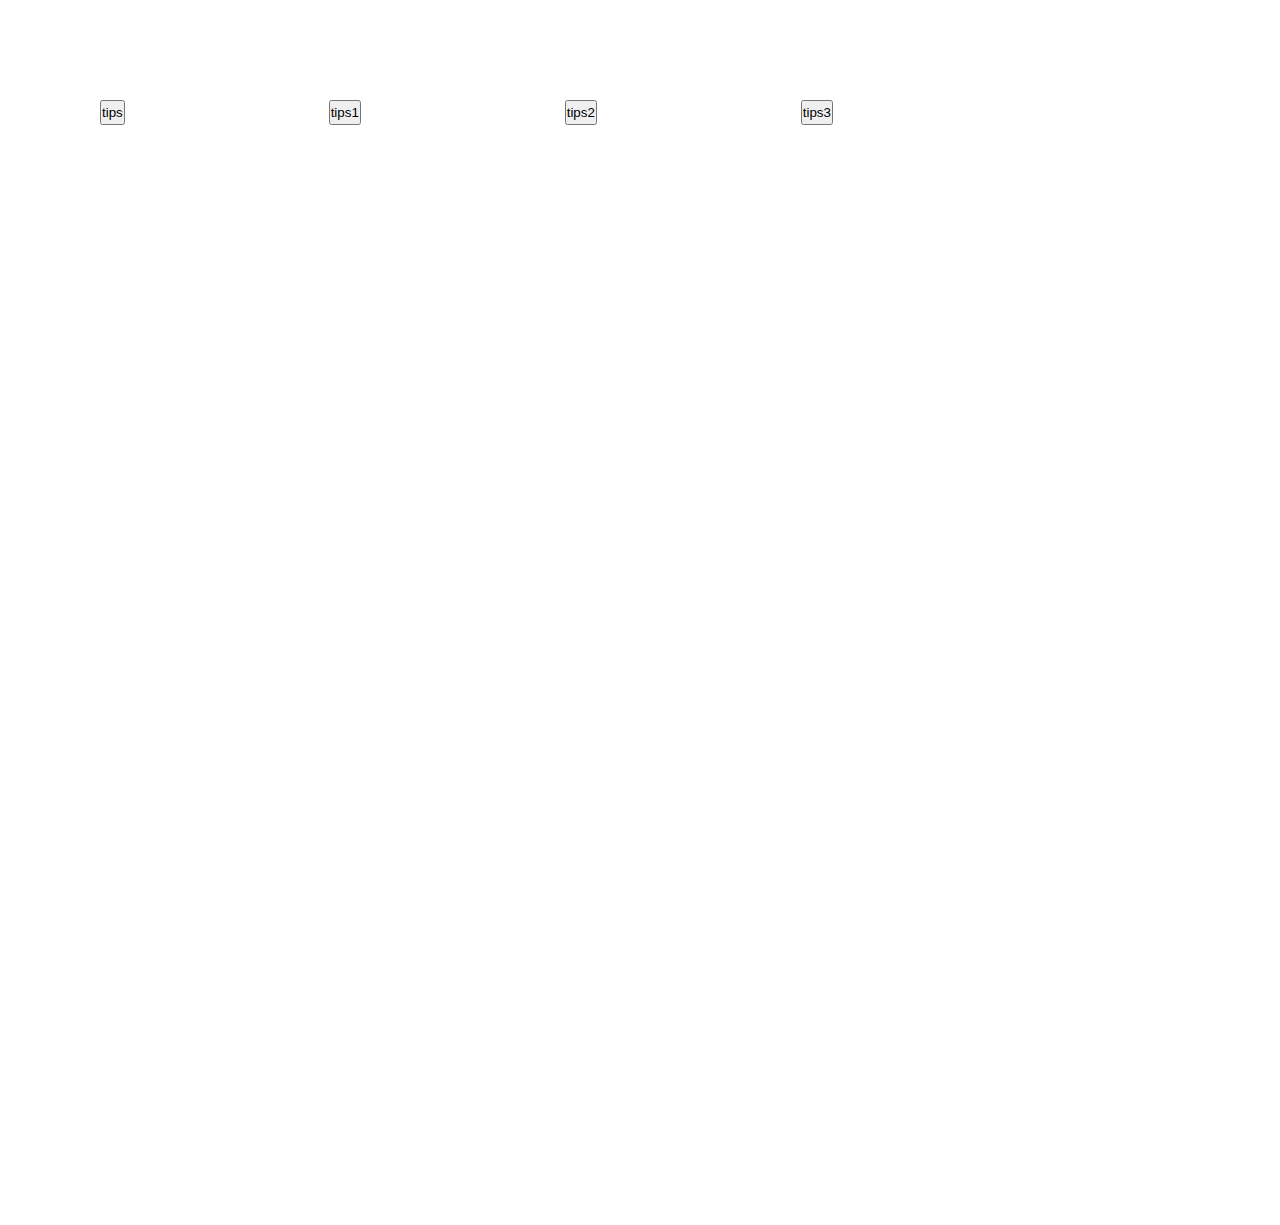
<file: star/box.html>
<!DOCTYPE html>
<html>
	<head>
		<meta charset="UTF-8">
		<title></title>
		<link rel="stylesheet" href="css/base.css"/>
	</head>
	<body>
		<!--<div class="box_mask"></div>
		<div class="box_skin box_dialog box_banch">
			<div class="box_content box-padding">
				<i class="box_icon box_icon_2"></i>	
				adddddddddd
			</div>
			<div class="box_btn">
				<a class="box_btn0">
					确定
				</a>
			</div>
		</div>-->
		
		<!--<div class="box_skin box_tips box_banch" style="left:10px;">
			<div class="box_content box-padding">
				<i class="box_icon_l"></i>	
				adddddddddd
			</div>
		</div>-->
		<!--<div class="box_mask"></div>
		<div class="box_skin box_loading box_banch">
			<div class="box_content box-padding">
				<i class="box_icon box_icon_1"></i>	
			</div>
		</div>-->
		<button onclick="tips()" id="tip" style="margin:100px 100px;height:25px;">tips</button>
		<button onclick="tip1()" id="tip1"style="margin:100px 100px;height:25px;">tips1</button>
		<button onclick="tip2()" id="tip2"style="margin:100px 100px;height:25px;">tips2</button>
		<button onclick="tip3()" id="tip3"style="margin:100px 100px;height:25px;">tips3</button>
		<div style="height:1000px"></div>
		<script type="text/javascript" src="js/jquery-1.11.0.js"></script>
		<script type="text/javascript" src="js/box/box.js"></script>
		<script>
			function tips(){
				box.tips('tipsaaaaaaaaaa','#tip',{icon:'r',status:2})
			}
			function tip1(){
				box.tips('tips1aaaaaaaaaaaaaaa','#tip1')
			}
			function tip2(){
				box.tips('tips2aaaaaaaa','#tip2',{icon:'t',status:0})
			}
			function tip3(){
				box.tips('tips3aaaaa','#tip3',{icon:'l',status:0})
				box.alert("删除成功");
				box.msg();
				box.loading();
			}
		</script>
	</body>
</html>
</file>
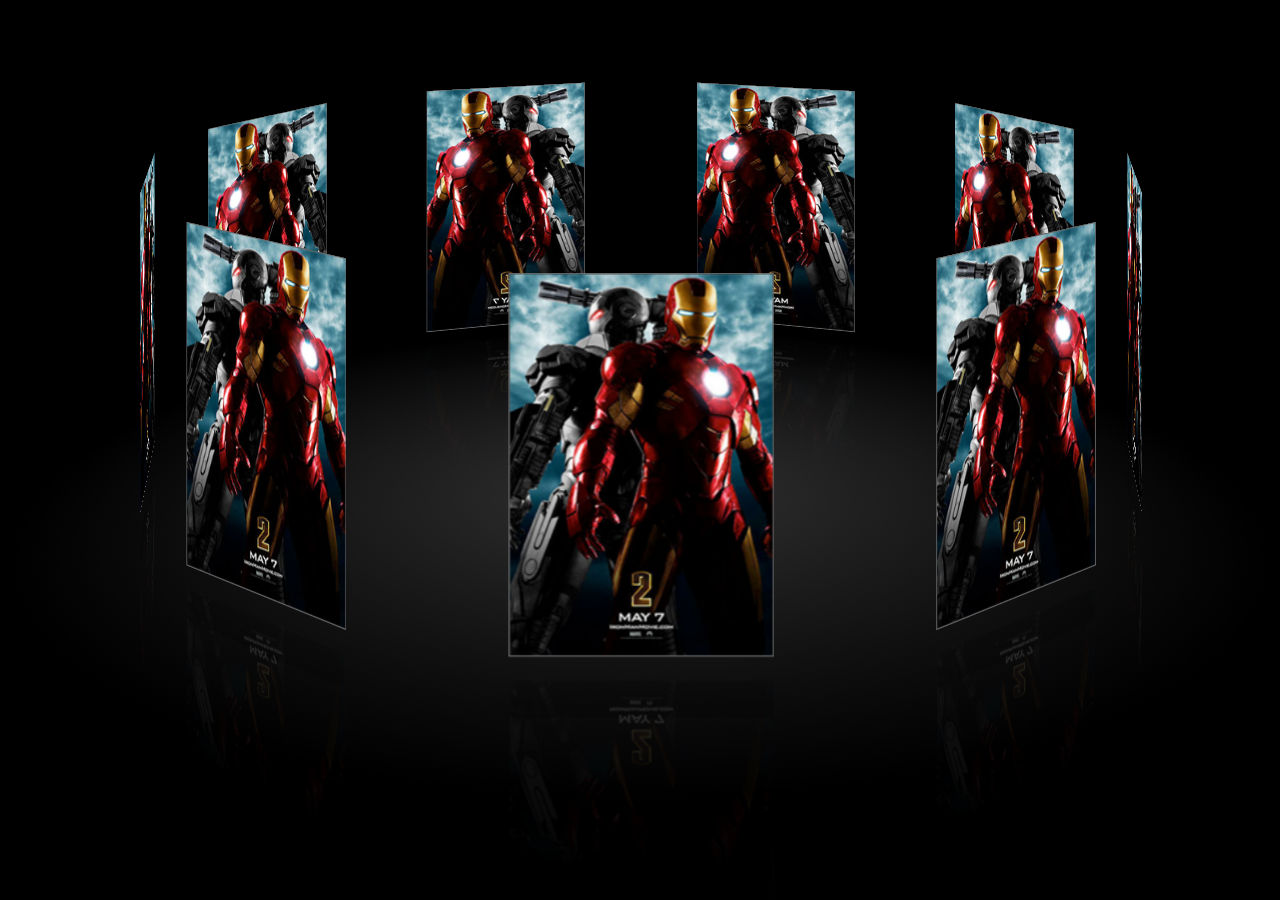
<file: star/htm5.html>
<!DOCTYPE html>
<html>
	<head>
		<meta charset="UTF-8">
		<title></title>
		<style type="text/css">
			*{margin:0;padding: 0;}
			#stage{position:relative;width:200px;height:300px;margin:0 auto;margin-top:150px;
			background:null;
			transform: rotateX(-15deg) rotateY(0deg) perspective(2000px);
			-webkit-transform: rotateX(-15deg) rotateY(0deg) perspective(2000px);
			transform-style: preserve-3d;
			-webkit-transform: preserve-3d;
			-moz-transform: preserve-3d;
			-ms-transform: preserve-3d;
			-o-transform: preserve-3d;}
			#shadow{position: absolute;left: 50%;top: 50%;width: 1200px;height: 1200px;margin-top: -600px;margin-left:-600px;
			background: -webkit-radial-gradient(center center,600px 600px,rgba(50,50,50,1),rgba(0,0,0,0));
			background:radial-gradient(center center,600px 600px,rgba(50,50,50,1),rgba(0,0,0,0));
			transform: translateY(200px) rotateX(90deg);}
			#stage dd{height:300px;width:200px;position: absolute;left: 0;top: 0;border: 1px solid #666;
			transition: 500ms all ease;}
			.over{position:absolute;left:0;top:320px;width:200px;height:300px;overflow:hidden;
			transition: 2s all ease;
			-webkit-transition: 2s all ease;
			transform: scale(1,-1);
			background-size:100% 100%;
			}
		</style>
	</head>
	<body style="background: black;">
		<dl id="stage">
			<dt id="shadow"></dt>
			<dd style="transform: rotateY(40deg) translateZ(480px);background-image: url(img/01.jpg);">
				<div class="over" style="opacity: 0.2; background-image: -webkit-linear-gradient(top, rgb(0, 0, 0) 50%, rgba(255, 255, 255, 0)), url(img/01.jpg);"></div>
			</dd>
			<dd style="transform: rotateY(80deg) translateZ(480px);background-image: url(img/01.jpg);">
				<div class="over" style="opacity:0.2;background-image: -webkit-linear-gradient(top,rgb(0,0,0) 50%,rgba(255,255,255,0)),url(img/01.jpg);"></div>
			</dd>
			<dd style="transform: rotateY(120deg) translateZ(480px);background-image: url(img/01.jpg);">
				<div class="over" style="opacity:0.2;background-image: -webkit-linear-gradient(top,rgb(0,0,0) 50%,rgba(255,255,255,0)),url(img/01.jpg);"></div>
			</dd>
			<dd style="transform: rotateY(160deg) translateZ(480px);background-image: url(img/01.jpg);">
				<div class="over" style="opacity:0.2;background-image: -webkit-linear-gradient(top,rgb(0,0,0) 50%,rgba(255,255,255,0)),url(img/01.jpg);"></div>
			</dd>
			<dd style="transform: rotateY(200deg) translateZ(480px);background-image: url(img/01.jpg);">
				<div class="over" style="opacity:0.2;background-image: -webkit-linear-gradient(top,rgb(0,0,0) 50%,rgba(255,255,255,0)),url(img/01.jpg);"></div>
			</dd>
			<dd style="transform: rotateY(240deg) translateZ(480px);background-image: url(img/01.jpg);">
				<div class="over" style="opacity:0.2;background-image: -webkit-linear-gradient(top,rgb(0,0,0) 50%,rgba(255,255,255,0)),url(img/01.jpg);"></div>
			</dd>
			<dd style="transform: rotateY(280deg) translateZ(480px);background-image: url(img/01.jpg);">
				<div class="over" style="opacity:0.2;background-image: -webkit-linear-gradient(top,rgb(0,0,0) 50%,rgba(255,255,255,0)),url(img/01.jpg);"></div>
			</dd>
			<dd style="transform: rotateY(320deg) translateZ(480px);background-image: url(img/01.jpg);">
				<div class="over" style="opacity:0.2;background-image: -webkit-linear-gradient(top,rgb(0,0,0) 50%,rgba(255,255,255,0)),url(img/01.jpg);"></div>
			</dd>
			<dd style="transform: rotateY(360deg) translateZ(480px);background-image: url(img/01.jpg);">
				<div class="over" style="opacity:0.2;background-image: -webkit-linear-gradient(top,rgb(0,0,0) 50%,rgba(255,255,255,0)),url(img/01.jpg);"></div>
			</dd>
		</dl>
	</body>
</html>
</file>
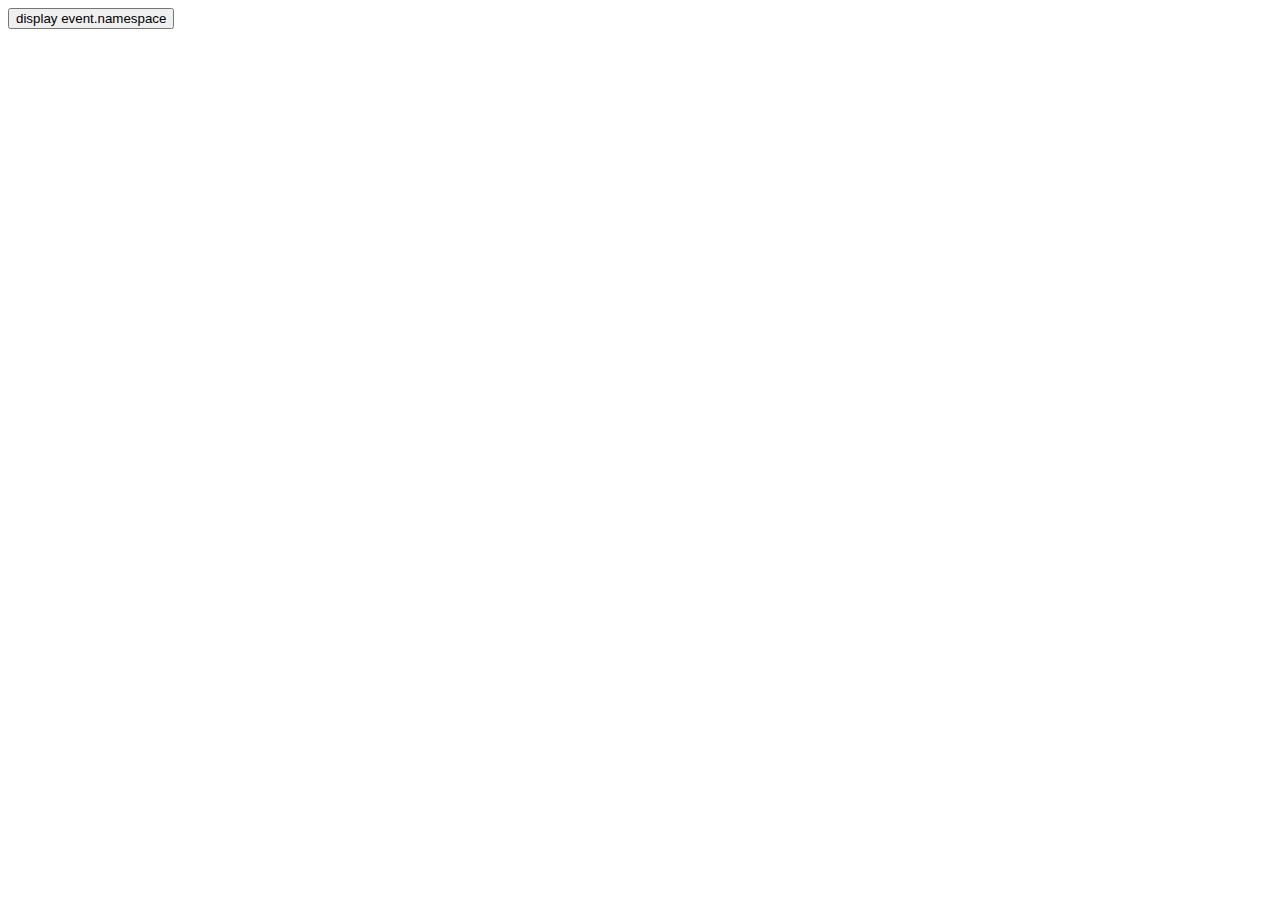
<file: star/namespace.html>
<!DOCTYPE html>
<html>
	<head>
		<meta charset="UTF-8">
		<title></title>
	</head>
	<script type="text/javascript" src="js/jquery-1.11.0.js"></script>
	<body>
		<button>display event.namespace</button>
		<p></p>
		
	</body>
	<script>
  $("p").bind("test.something", function(event) {
    alert( event.namespace );  });
  $("button").click(function(event) {
    $("p").trigger("test.something");
  });
    </script>
</html>
</file>
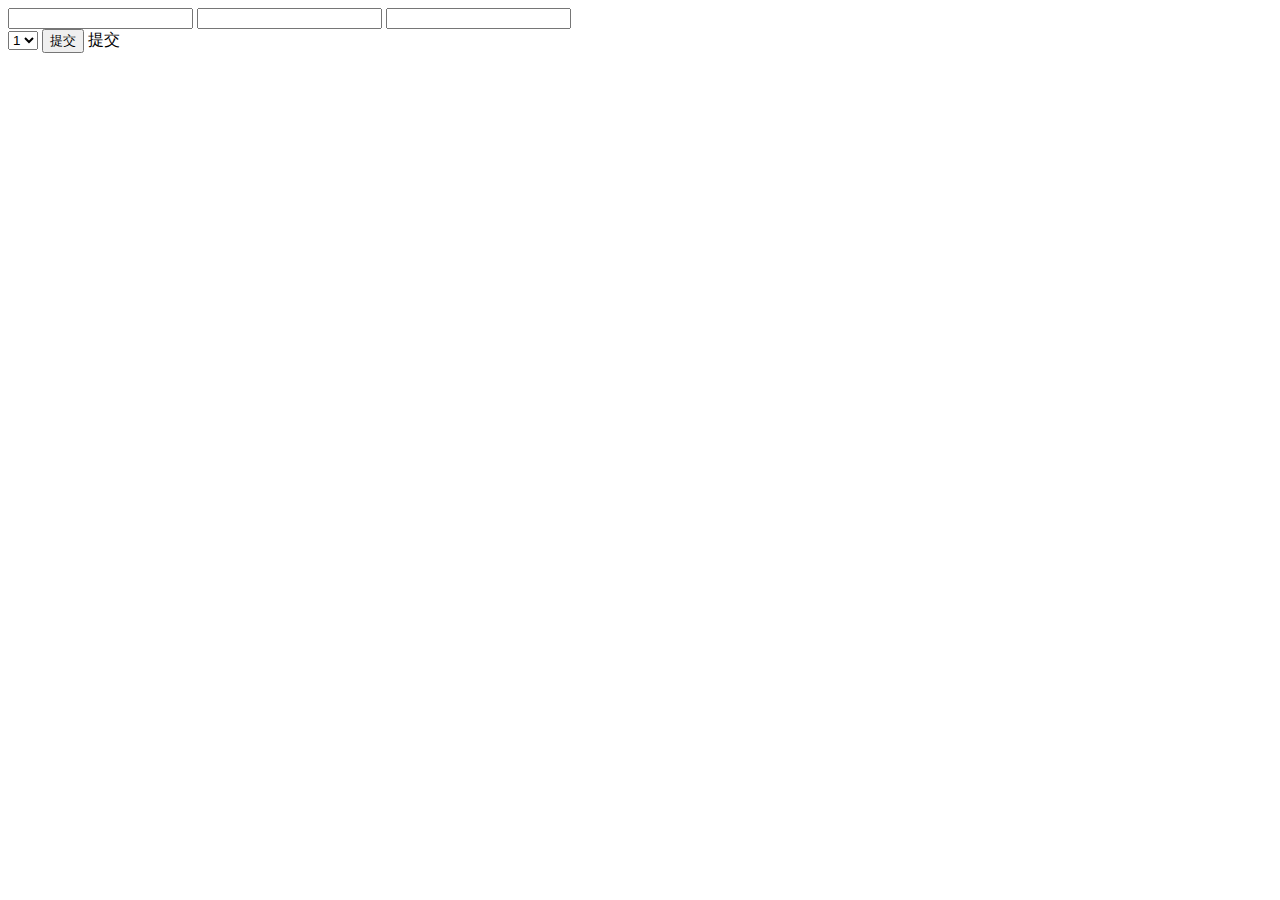
<file: star/test.html>
<!DOCTYPE html>
<html>
	<head>
		<meta charset="UTF-8">
		<title></title>
		<style type="text/css">
			.success{background: url(img/checked.gif) no-repeat left center;white-space: nowrap;padding-left: 16px;}
			.error{background: url(img/unchecked.gif) no-repeat left center;white-space: nowrap;padding-left: 16px;}
		</style>
		<script type="text/javascript" src="js/jquery-1.11.0.js"></script>
	</head>
	<body>
		<form id="formInput" onsubmit="return false">
			<div>
				<input type="text" name="name" name="password" data-role="password" data-error="密码格式错误" data-msg="建议至少使用两种字符组合" data-null="密码不能为空"/>
				<span id="name"></span>
				<input type="text" name="age" name="password" data-role="password" data-error="密码格式错误" data-msg="建议至少使用两种字符组合" data-null="密码不能为空"/>
				<span id="age"></span>
				<input type="text" name="bgname" name="password" data-role="password" data-error="密码格式错误" data-msg="建议至少使用两种字符组合" data-null="密码不能为空"/>
				<span id="bgname"></span>
			</div>
			<select type="text" name="select" data-role="password" data-error="密码格式错误" data-msg="建议至少使用两种字符组合" data-null="密码不能为空"/>
				<option value="">1</option>
				<option value="1">1</option>
			</select>
			<span id="select"></span>
			<button id="submitBtn" type="submit">提交</button>
			<a id="submitBtnA">提交</a>
		</form>
		<script type="text/javascript" src="js/validateform.js"></script>
		<script type="text/javascript">
			var validate = $.validateForm;
		   validate.init('formInput',{phone:'请输入11位手机号码',
									code:'请输入验证码',
									phoneCode:'请输入手机验证码',
									password:'建议至少使用两种字符组合',
									confirmPassword:'再次输入密码'});
		  $('#submitBtn').click(function(){
		  	validate.validateSubmit(function(){
		  			$.ajax({
		  				url:'reg',
		  				cache:false,
		  				data:$('#formInput').serialize(),
		  				type:'Post',
						dataType:'json',
						beforeSend:function(){
							$('#formInput').loading();
						},
						success:function(data){
							if(data.status == 200){
								setTimeout(function(){
									window.location.href="<%=basePath%>user/regSuccess";
								}, 300);
							}else{
								$('#' + data.tip).html(data.msg);
							}
						},
						complete:function(){
							$('#formInput').lComplete();
						}
		  			});
		  		});
		  })
		</script>
	</body>
</html>
</file>
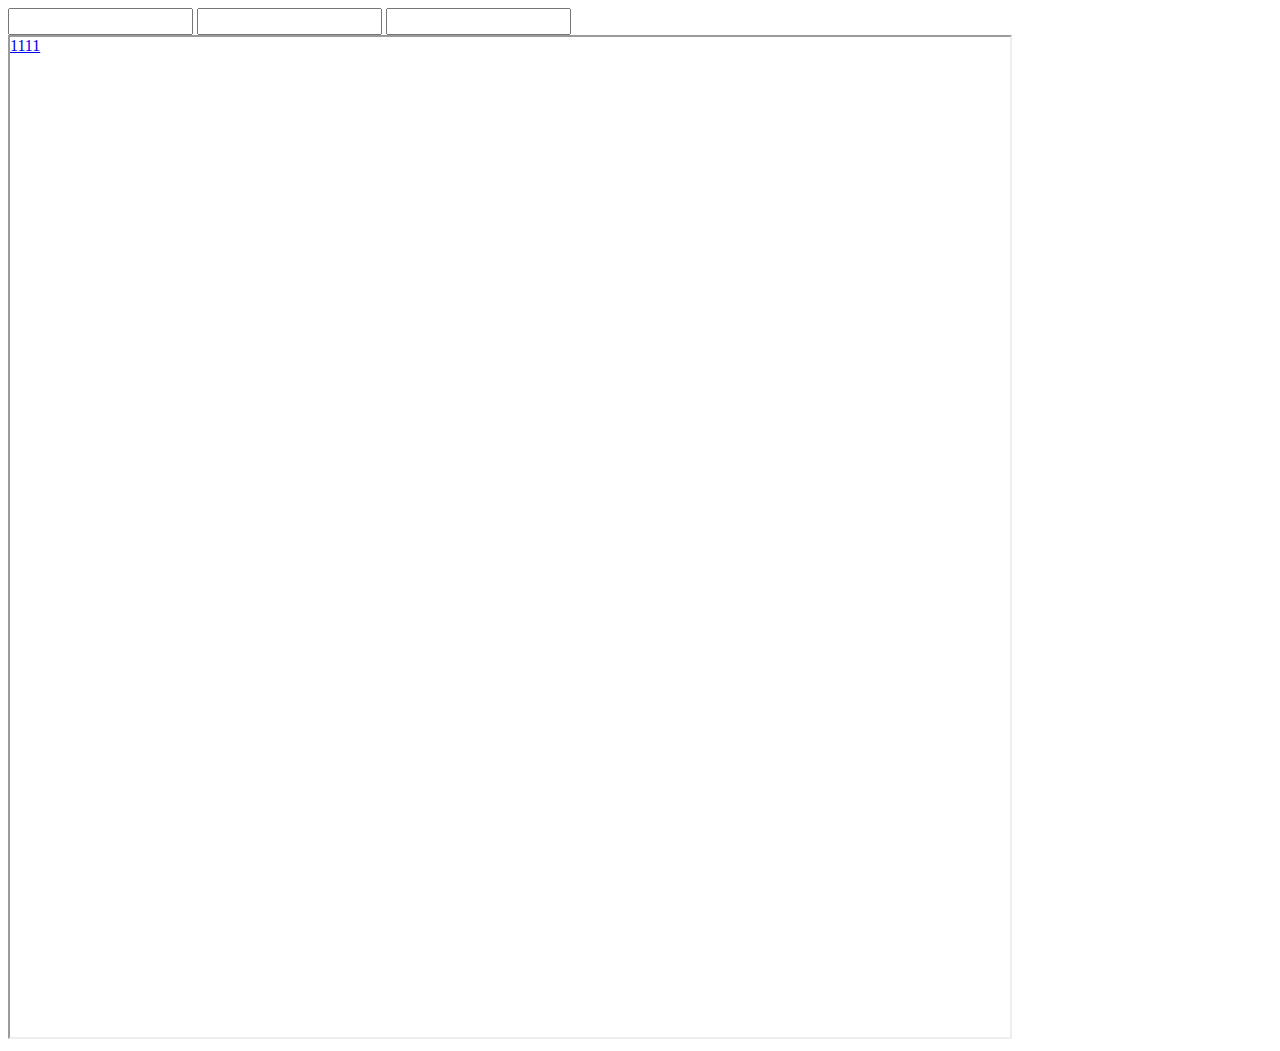
<file: star/timeSticker.html>
<!DOCTYPE html>
<html>
	<head>
		<meta charset="utf-8" />
		<title></title>
		<!--<link rel="stylesheet" href="css/time_ticker.css"/>-->
		<script type="text/javascript" src="js/jquery-1.11.0.js"></script>
	</head>
	<body>
		<input type="text" class="timeTicker" style="height:21px;"/>
		<input type="text" class="timeTicker" style="height:21px;"/>
		<input type="text" class="timeTicker" style="height:21px;"/>
		<iframe width="1000" height="1000" src="index.html"></iframe>
		<script type="text/javascript" src="js/time_ticker.js"></script>
	</body>
</html>
</file>
<file: star/css/base.css>
/*初始化*/
body,div,dl,dt,dd,ul,ol,li,h1,h2,h3,h4,h5,h6,input,button,textarea,p,blockquote,th,td,form{margin:0;padding:0;}
body{font:14px '\5FAE\8F6F\96C5\9ED1',Tahoma,Arial,Helvetica,sans-serif}

/*滚动条*/
::-webkit-scrollbar{width:10px;height:10px;}
::-webkit-scrollbar-button:vertical{display: none;}
::-webkit-scrollbar-track:vertical{background-color:#000;}
::-webkit-scrollbar-track-piece{background-color:#F5F5F5}
::-webkit-scrollbar-thumb:vertical{margin-right:10px;background-color: #999;}
::-webkit-scrollbar-thumb:vertical:hover{background-color:#666;}
::-webkit-scrollbar-corner:vertical{background-color:#535353;}
::-webkit-scrollbar-resizer:vertical{background-color: #FF6E00;}
</file>
<file: star/css/time_ticker.css>
.dt{position:absolute;background-color:#fff;top:50px;left:0px;z-index:200;transition:all 0.3s ease;opacity:.5;filter:alpha(apacity=50);
max-height:0;max-height:0;overflow:hidden;border-radius:50%;width:210px;box-shadow:0px 0px 4px 0px #4C4C4C;}
.dt.show{max-height:550px;max-width:520px;border-radius:2px;opacity:1;display:block;}		
.dt .dt_calendar_head{font-size:14px;background-color:#3498db;text-align:center;padding-bottom:10px;position:relative;color:#fff;}	
.dt .dt_calendar_head .dt_calendar_head_detail{line-height:25px;display:block;width:100%;font-size:12px;background-color:#0B79AB;
font-weight:300;}
.dt .dt_calendar_head .dt_calendar_head_left{position:absolute;left:10px;top:0px;padding:6px 0;}
.dt .dt_calendar_head .dt_calendar_head_left .dt_calendar_year_pre{float:left;}
.dt .dt_calendar_head .dt_calendar_head_left .dt_calendar_year_pre:hover .dt_ca_year_pre,
.dt .dt_calendar_head .dt_calendar_head_left .dt_calendar_month_pre:hover{border-right:5px solid #DADADA !important;cursor:pointer;}
.dt .dt_calendar_head .dt_calendar_head_left .dt_ca_year_pre{border-right:5px solid #fff !important;float:left;}

.dt .dt_calendar_head .dt_calendar_head_left .dt_calendar_month_pre{float:left;border-right:5px solid #fff !important;margin-left:5px;}

.dt .dt_calendar_head .dt_calendar_head_right{position:absolute;right:10px;top:0px;padding:6px 0;}
.dt .dt_calendar_head .dt_calendar_head_right .dt_calendar_year_next{float:right;}
.dt .dt_calendar_head .dt_calendar_head_right .dt_calendar_year_next:hover .dt_ca_year_next,
.dt .dt_calendar_head .dt_calendar_head_right .dt_calendar_month_next:hover{border-left:5px solid #DADADA !important;cursor:pointer;}
.dt .dt_calendar_head .dt_calendar_head_right .dt_ca_year_next{border-left:5px solid #fff !important;float:right;}

.dt .dt_calendar_head .dt_calendar_head_right .dt_calendar_month_next{border-left:5px solid #fff !important;float:right;margin-right:5px;}

.dt .dt_calendar_head .model{display:block;border-bottom:5px solid transparent;border-top:5px solid transparent;
border-left:5px solid transparent;border-right:5px solid transparent;}

.dt .dt_calendar_detail{width:100%;transition:all 0.3s ease;}
.dt .dt_calendar_detail .dt_calendar_detail_week{width:100%;font-size:0;}
.dt .dt_calendar_detail span{display:block;float:left;width:30px;height:30px;line-height:30px;color:#888;font-size:14px;text-align:center;}
.dt .dt_calendar_detail .dt_calendar_detail_day{width:100%;font-size:0;}
.dt .dt_calendar_detail .dt_calendar_detail_day span{color:#000;transition:all 0.3s ease;border-radius:50%;width:20px;height:20px;line-height:20px;margin:5px;}
.dt .dt_calendar_detail .dt_calendar_detail_day span.active{background:#27ae60;color:#fff;cursor:pointer;}
.dt .dt_calendar_detail .dt_calendar_detail_day .dt_day:hover{background-color:#C7C7C7;color:#fff;cursor:pointer;}
.dt .dt_calendar_bottom{width:100%;transition:all 0.3s ease;font-size:12px;color:#fff;background-color:#3498db;float:left;height:30px;}
.dt .dt_calendar_bottom span{display:block;float:left;width:60px;height:20px;line-height:20px;margin:5px 5px;cursor:pointer;text-align:center;
transition:all 0.3s ease;border-radius:2px;}
.dt .dt_calendar_bottom .btn:hover{background-color:#0B79AB;}
</file>
